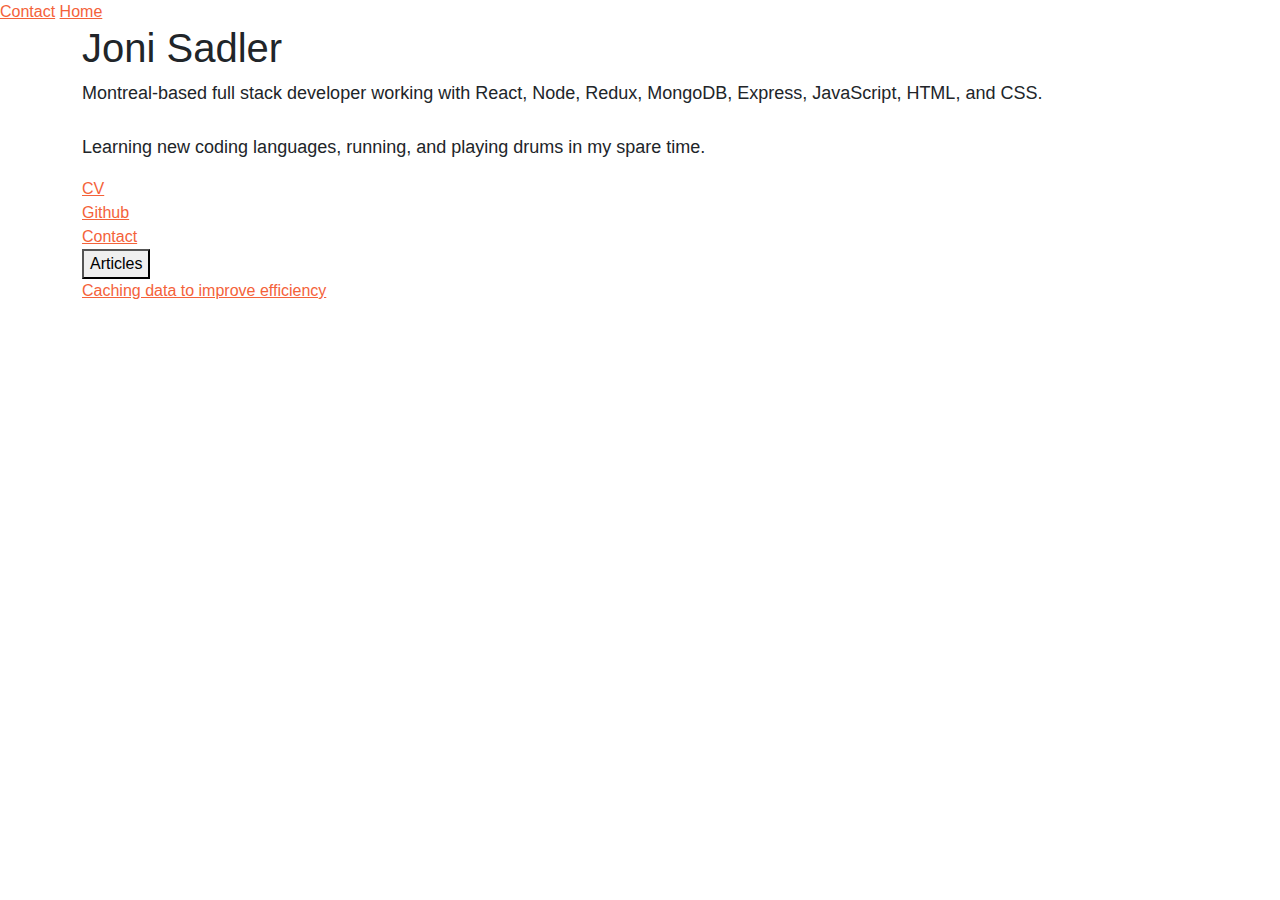
<file: Home.html>
<!DOCTYPE html>
<html>
  <head>
    <meta name="viewport" content="width=device-width, initial-scale=1.0" />

    <link href="./css/styles.css" rel="stylesheet" />
  </head>

  <body>
    <div class="header">
      <a href="mailto:joni.anne.sadler@gmail.com" class="header_link"
        >Contact</a
      >
      <a href="http://jonisadler.com" class="header_link">Home</a>
    </div>
    <div class="background">
      <div class="container">
        <h1 class="title">Joni Sadler</h1>
        <p style="font-size: 18px">
          Montreal-based full stack developer working with React, Node, Redux,
          MongoDB, Express, JavaScript, HTML, and CSS.
          <br />
          <br />Learning new coding languages, running, and playing drums in my
          spare time.
        </p>
        <div class="cv">
          <a
            href="https://jonisadler.com/joni_sadler_resume.pdf"
            target="_blank"
            >CV</a
          >
        </div>
        <div class="github">
          <a href="https://github.com/joni-sadler" target="_blank">Github</a>
        </div>
        <div class="contact">
          <a href="mailto:joni.anne.sadler@gmail.com">Contact</a>
        </div>
        <div class="projects">
          <div class="dropdown">
            <button onclick="projectFunction()" class="dropbtn">
              Articles
            </button>
            <div id="myDropdown" class="dropdown-content">
              <a
                href="https://jonisadler.com/projects/doctor_finder/doctor_finder_article.html"
                >Caching data to improve efficiency</a
              >
            </div>
          </div>
        </div>
      </div>
    </div>

    <script>
      function projectFunction() {
        document.getElementById("myDropdown").classList.toggle("show");
      }

      window.onclick = function (event) {
        if (!event.target.matches(".dropbtn")) {
          let dropdowns = document.getElementsByClassName("dropdown-content");
          let i;
          for (i = 0; i < dropdowns.length; i++) {
            let openDropdown = dropdowns[i];
            if (openDropdown.classList.contains("show")) {
              openDropdown.classList.remove("show");
            }
          }
        }
      };
    </script>
  </body>
</html>
</file>
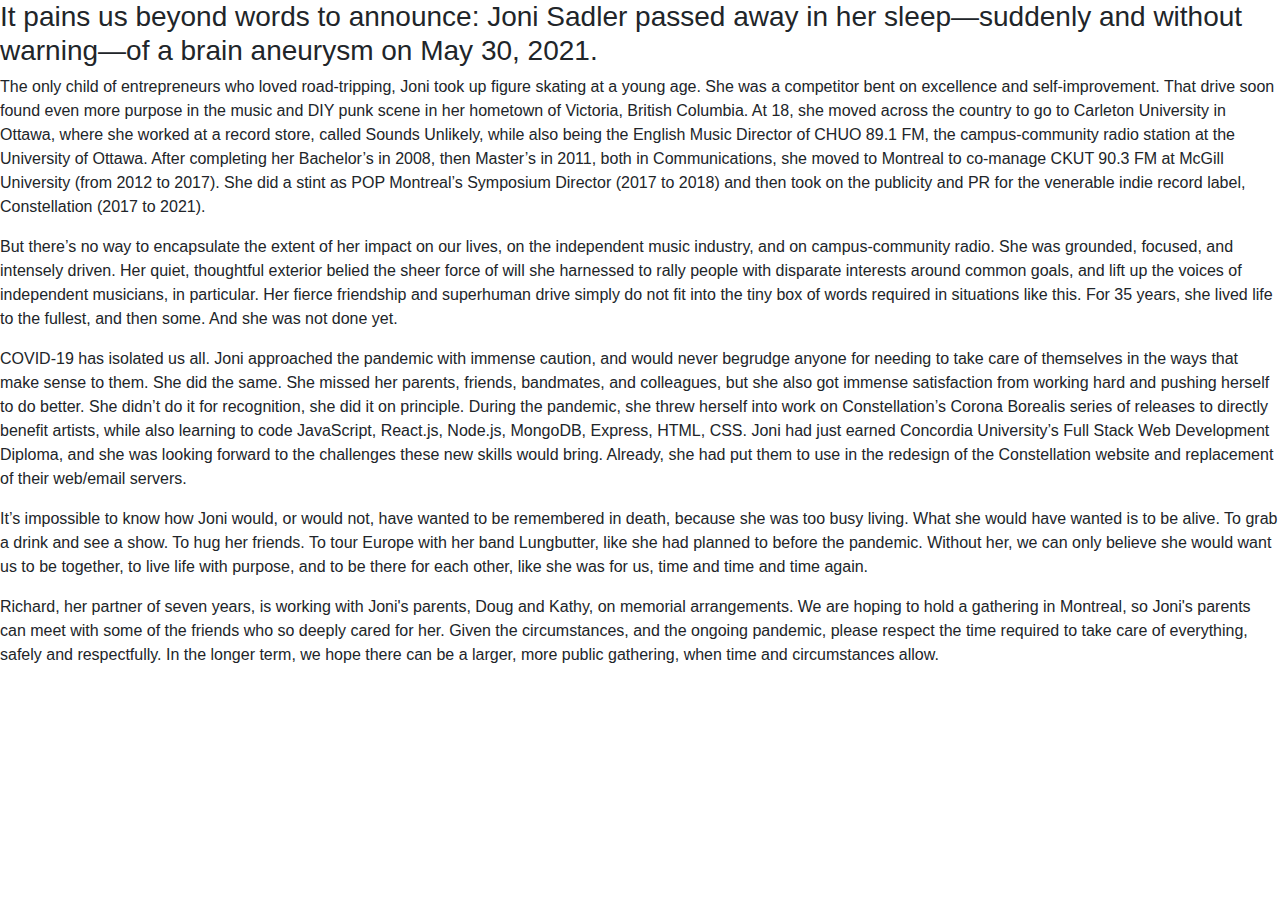
<file: index_old.html>
<!DOCTYPE html>
<html>
  <head>
    <!-- This is auto deployed -->

    <meta name="viewport" content="width=device-width, initial-scale=1.0" />

    <link href="./css/styles.css" rel="stylesheet" />
  </head>

  <body>
    <h3>
      It pains us beyond words to announce: Joni Sadler passed away in her
      sleep—suddenly and without warning—of a brain aneurysm on May 30, 2021.
    </h3>

    <p>
      The only child of entrepreneurs who loved road-tripping, Joni took up
      figure skating at a young age. She was a competitor bent on excellence and
      self-improvement. That drive soon found even more purpose in the music and
      DIY punk scene in her hometown of Victoria, British Columbia. At 18, she
      moved across the country to go to Carleton University in Ottawa, where she
      worked at a record store, called Sounds Unlikely, while also being the
      English Music Director of CHUO 89.1 FM, the campus-community radio station
      at the University of Ottawa. After completing her Bachelor’s in 2008, then
      Master’s in 2011, both in Communications, she moved to Montreal to
      co-manage CKUT 90.3 FM at McGill University (from 2012 to 2017). She did a
      stint as POP Montreal’s Symposium Director (2017 to 2018) and then took on
      the publicity and PR for the venerable indie record label, Constellation
      (2017 to 2021).
    </p>

    <p>
      But there’s no way to encapsulate the extent of her impact on our lives,
      on the independent music industry, and on campus-community radio. She was
      grounded, focused, and intensely driven. Her quiet, thoughtful exterior
      belied the sheer force of will she harnessed to rally people with
      disparate interests around common goals, and lift up the voices of
      independent musicians, in particular. Her fierce friendship and superhuman
      drive simply do not fit into the tiny box of words required in situations
      like this. For 35 years, she lived life to the fullest, and then some. And
      she was not done yet.
    </p>

    <p>
      COVID-19 has isolated us all. Joni approached the pandemic with immense
      caution, and would never begrudge anyone for needing to take care of
      themselves in the ways that make sense to them. She did the same. She
      missed her parents, friends, bandmates, and colleagues, but she also got
      immense satisfaction from working hard and pushing herself to do better.
      She didn’t do it for recognition, she did it on principle. During the
      pandemic, she threw herself into work on Constellation’s Corona Borealis
      series of releases to directly benefit artists, while also learning to
      code JavaScript, React.js, Node.js, MongoDB, Express, HTML, CSS. Joni had
      just earned Concordia University’s Full Stack Web Development Diploma, and
      she was looking forward to the challenges these new skills would bring.
      Already, she had put them to use in the redesign of the Constellation
      website and replacement of their web/email servers.
    </p>

    <p>
      It’s impossible to know how Joni would, or would not, have wanted to be
      remembered in death, because she was too busy living. What she would have
      wanted is to be alive. To grab a drink and see a show. To hug her friends.
      To tour Europe with her band Lungbutter, like she had planned to before
      the pandemic. Without her, we can only believe she would want us to be
      together, to live life with purpose, and to be there for each other, like
      she was for us, time and time and time again.
    </p>

    <p>
      Richard, her partner of seven years, is working with Joni's parents, Doug
      and Kathy, on memorial arrangements. We are hoping to hold a gathering in
      Montreal, so Joni's parents can meet with some of the friends who so
      deeply cared for her. Given the circumstances, and the ongoing pandemic,
      please respect the time required to take care of everything, safely and
      respectfully. In the longer term, we hope there can be a larger, more
      public gathering, when time and circumstances allow.
    </p>
  </body>
</html>
</file>
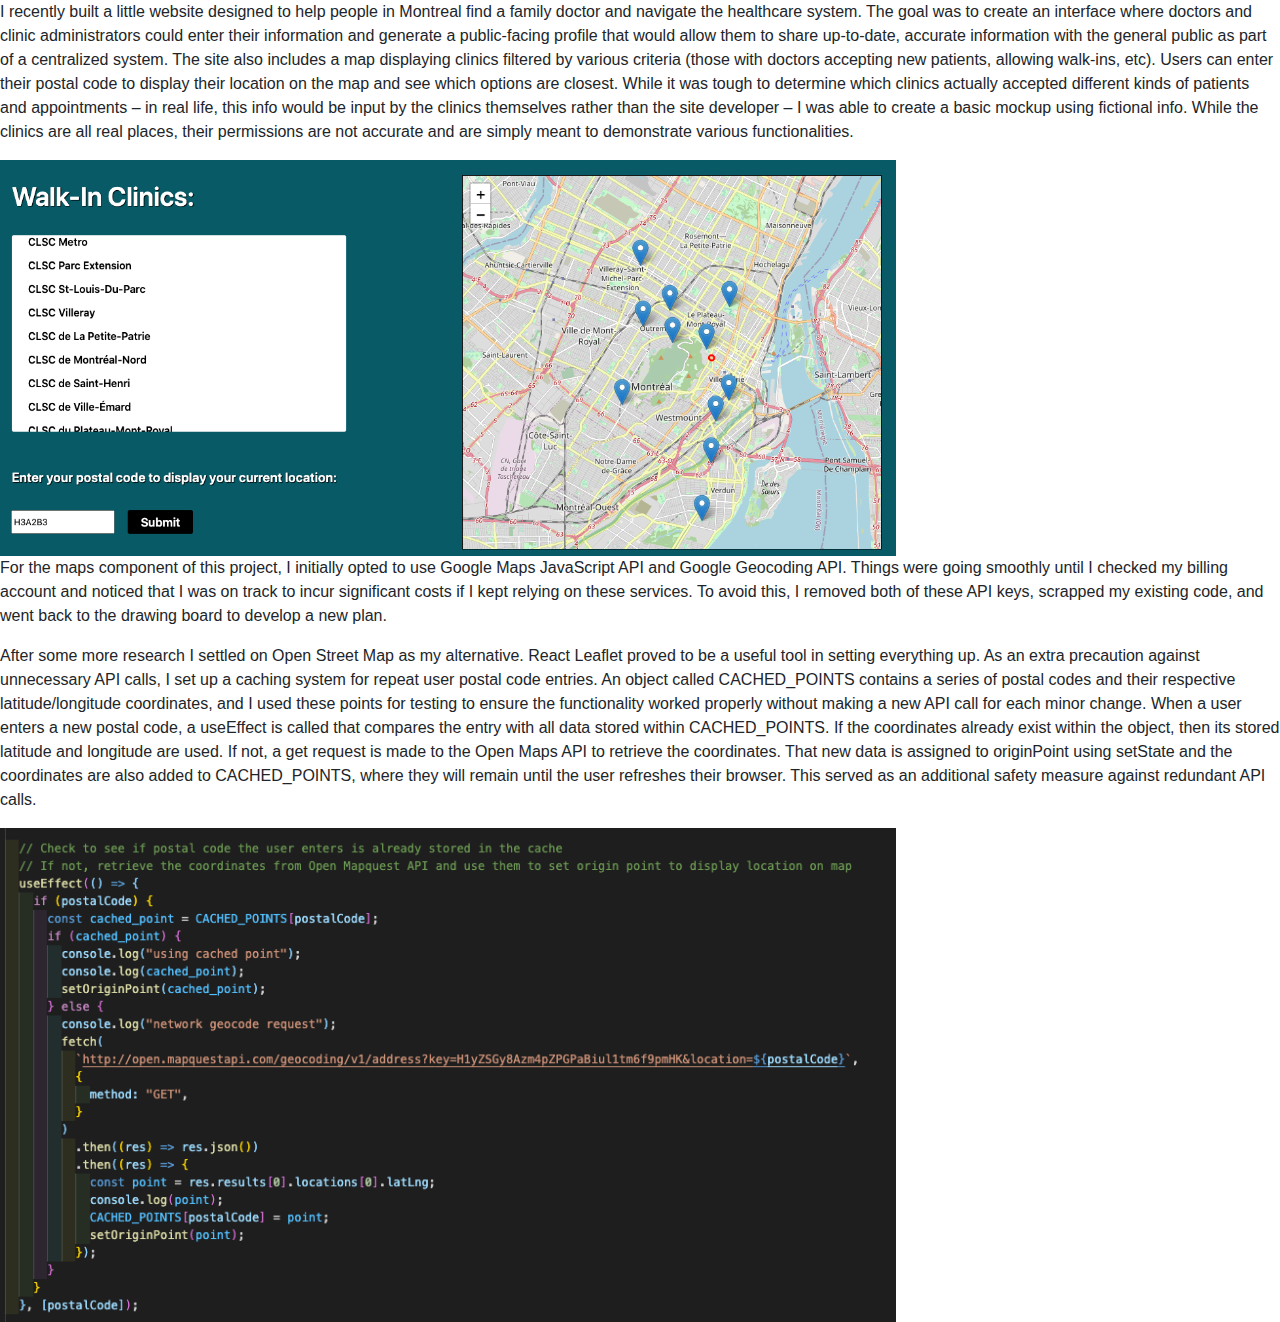
<file: final_project/doctor_finder_article.html>
<!DOCTYPE html>
<html>
  <head>
    <meta name="viewport" content="width=device-width, initial-scale=1.0" />

    <link href="../../css/styles.css" rel="stylesheet" />
  </head>

  <body>
    <div class="article_container">
      <p>
        I recently built a little website designed to help people in Montreal
        find a family doctor and navigate the healthcare system. The goal was to
        create an interface where doctors and clinic administrators could enter
        their information and generate a public-facing profile that would allow
        them to share up-to-date, accurate information with the general public
        as part of a centralized system. The site also includes a map displaying
        clinics filtered by various criteria (those with doctors accepting new
        patients, allowing walk-ins, etc). Users can enter their postal code to
        display their location on the map and see which options are closest.
        While it was tough to determine which clinics actually accepted
        different kinds of patients and appointments – in real life, this info
        would be input by the clinics themselves rather than the site developer
        – I was able to create a basic mockup using fictional info. While the
        clinics are all real places, their permissions are not accurate and are
        simply meant to demonstrate various functionalities.
      </p>
      <div class="screenshot_container">
        <img
          src="doctor_finder_screenshot.png"
          class="screenshot"
          alt="Project map screenshot"
          width="70%"
          heigh="auto"
        />
      </div>
      <p>
        For the maps component of this project, I initially opted to use Google
        Maps JavaScript API and Google Geocoding API. Things were going smoothly
        until I checked my billing account and noticed that I was on track to
        incur significant costs if I kept relying on these services. To avoid
        this, I removed both of these API keys, scrapped my existing code, and
        went back to the drawing board to develop a new plan.
      </p>
      <p>
        After some more research I settled on Open Street Map as my alternative.
        React Leaflet proved to be a useful tool in setting everything up. As an
        extra precaution against unnecessary API calls, I set up a caching
        system for repeat user postal code entries. An object called
        CACHED_POINTS contains a series of postal codes and their respective
        latitude/longitude coordinates, and I used these points for testing to
        ensure the functionality worked properly without making a new API call
        for each minor change. When a user enters a new postal code, a useEffect
        is called that compares the entry with all data stored within
        CACHED_POINTS. If the coordinates already exist within the object, then
        its stored latitude and longitude are used. If not, a get request is
        made to the Open Maps API to retrieve the coordinates. That new data is
        assigned to originPoint using setState and the coordinates are also
        added to CACHED_POINTS, where they will remain until the user refreshes
        their browser. This served as an additional safety measure against
        redundant API calls.
      </p>
      <div class="screenshot_container">
        <img
          src="doctor_finder_code.png"
          class="screenshot"
          alt="Code screenshot"
          width="70%"
          heigh="auto"
        />
      </div>
    </div>
  </body>
</html>
</file>
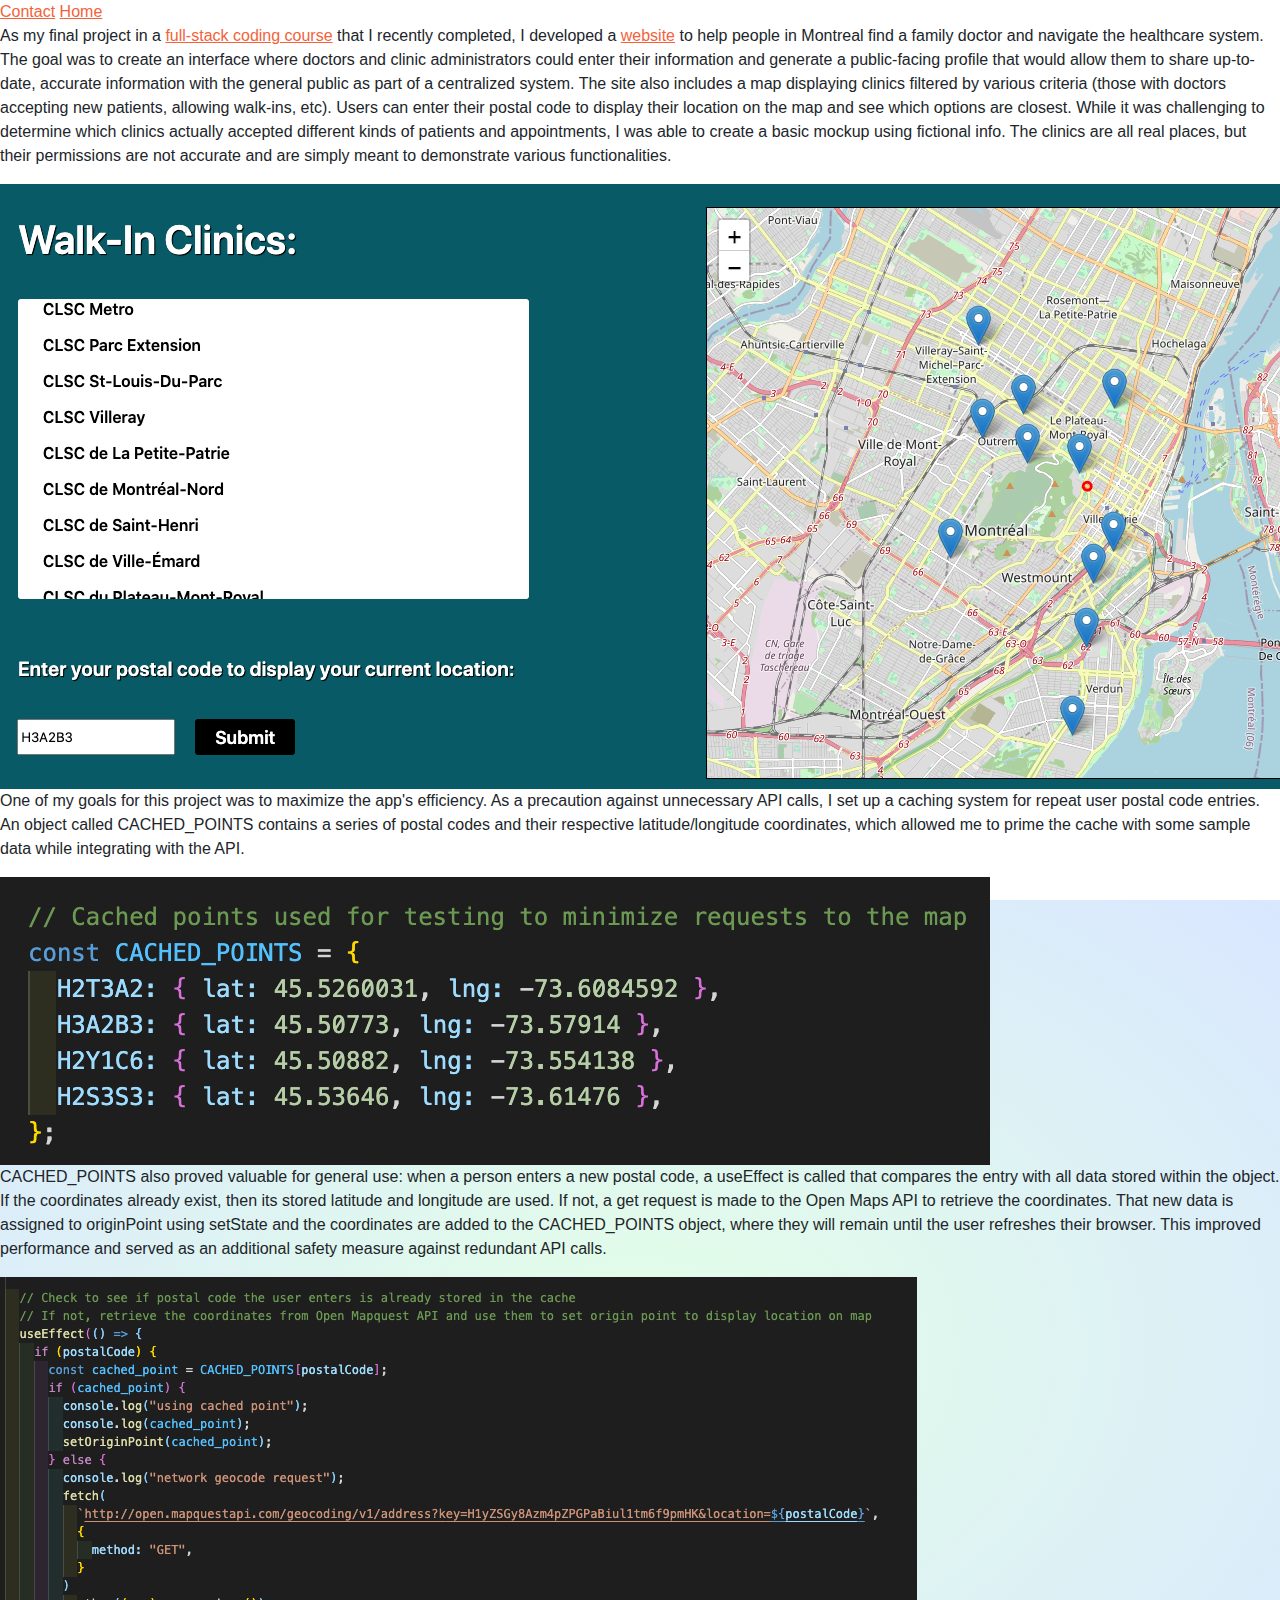
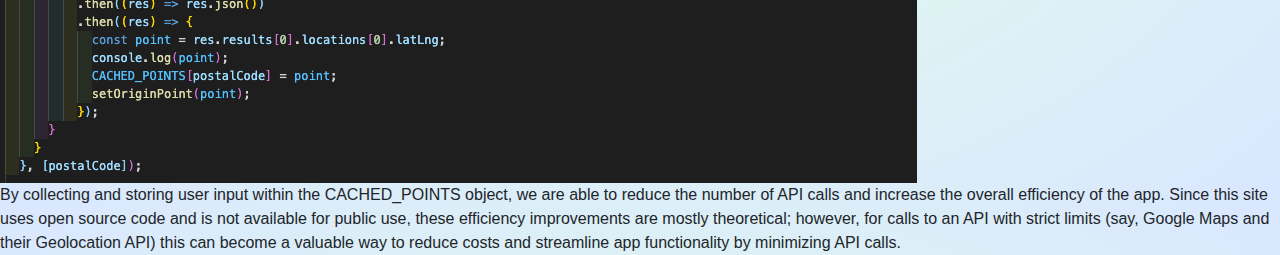
<file: articles/doctor_finder/doctor_finder_article.html>
<!DOCTYPE html>
<html>
  <head>
    <meta name="viewport" content="width=device-width, initial-scale=1.0" />

    <link href="../../css/styles.css" rel="stylesheet" />
  </head>

  <style>
    html {
      background: repeating-radial-gradient(#e3ffe7 0%, #d9e7ff 100%);
    }
  </style>
  <body>
    <div class="background">
      <div class="header">
        <a href="mailto:joni.anne.sadler@gmail.com" class="header_link"
          >Contact</a
        >
        <a href="http://jonisadler.com" class="header_link">Home</a>
      </div>
    </div>
    <div class="white_box">
      <div class="article_container">
        <p>
          As my final project in a
          <a
            href="https://concordiabootcamps.ca/courses/full-stack-web-remote/"
            target="_blank"
            >full-stack coding course</a
          >
          that I recently completed, I developed a
          <a href="https://github.com/joni-sadler/Doctor-Finder" target="_blank"
            >website</a
          >
          to help people in Montreal find a family doctor and navigate the
          healthcare system. The goal was to create an interface where doctors
          and clinic administrators could enter their information and generate a
          public-facing profile that would allow them to share up-to-date,
          accurate information with the general public as part of a centralized
          system. The site also includes a map displaying clinics filtered by
          various criteria (those with doctors accepting new patients, allowing
          walk-ins, etc). Users can enter their postal code to display their
          location on the map and see which options are closest. While it was
          challenging to determine which clinics actually accepted different
          kinds of patients and appointments, I was able to create a basic
          mockup using fictional info. The clinics are all real places, but
          their permissions are not accurate and are simply meant to demonstrate
          various functionalities.
        </p>
        <div class="screenshot_container">
          <img
            src="doctor_finder_screenshot.png"
            class="screenshot"
            alt="Project map screenshot"
          />
        </div>
        <p>
          One of my goals for this project was to maximize the app's efficiency.
          As a precaution against unnecessary API calls, I set up a caching
          system for repeat user postal code entries. An object called
          CACHED_POINTS contains a series of postal codes and their respective
          latitude/longitude coordinates, which allowed me to prime the cache
          with some sample data while integrating with the API.
        </p>
        <div class="screenshot_container">
          <img
            src="cached_points.png"
            class="screenshot"
            alt="Project map screenshot"
          />
        </div>
        <p>
          CACHED_POINTS also proved valuable for general use: when a person
          enters a new postal code, a useEffect is called that compares the
          entry with all data stored within the object. If the coordinates
          already exist, then its stored latitude and longitude are used. If
          not, a get request is made to the Open Maps API to retrieve the
          coordinates. That new data is assigned to originPoint using setState
          and the coordinates are added to the CACHED_POINTS object, where they
          will remain until the user refreshes their browser. This improved
          performance and served as an additional safety measure against
          redundant API calls.
        </p>
        <div class="screenshot_container">
          <img
            src="doctor_finder_code.png"
            class="screenshot"
            alt="Code screenshot"
          />
        </div>
        <p>
          By collecting and storing user input within the CACHED_POINTS object,
          we are able to reduce the number of API calls and increase the overall
          efficiency of the app. Since this site uses open source code and is
          not available for public use, these efficiency improvements are mostly
          theoretical; however, for calls to an API with strict limits (say,
          Google Maps and their Geolocation API) this can become a valuable way
          to reduce costs and streamline app functionality by minimizing API
          calls.
        </p>
      </div>
    </div>
  </body>
</html>
</file>
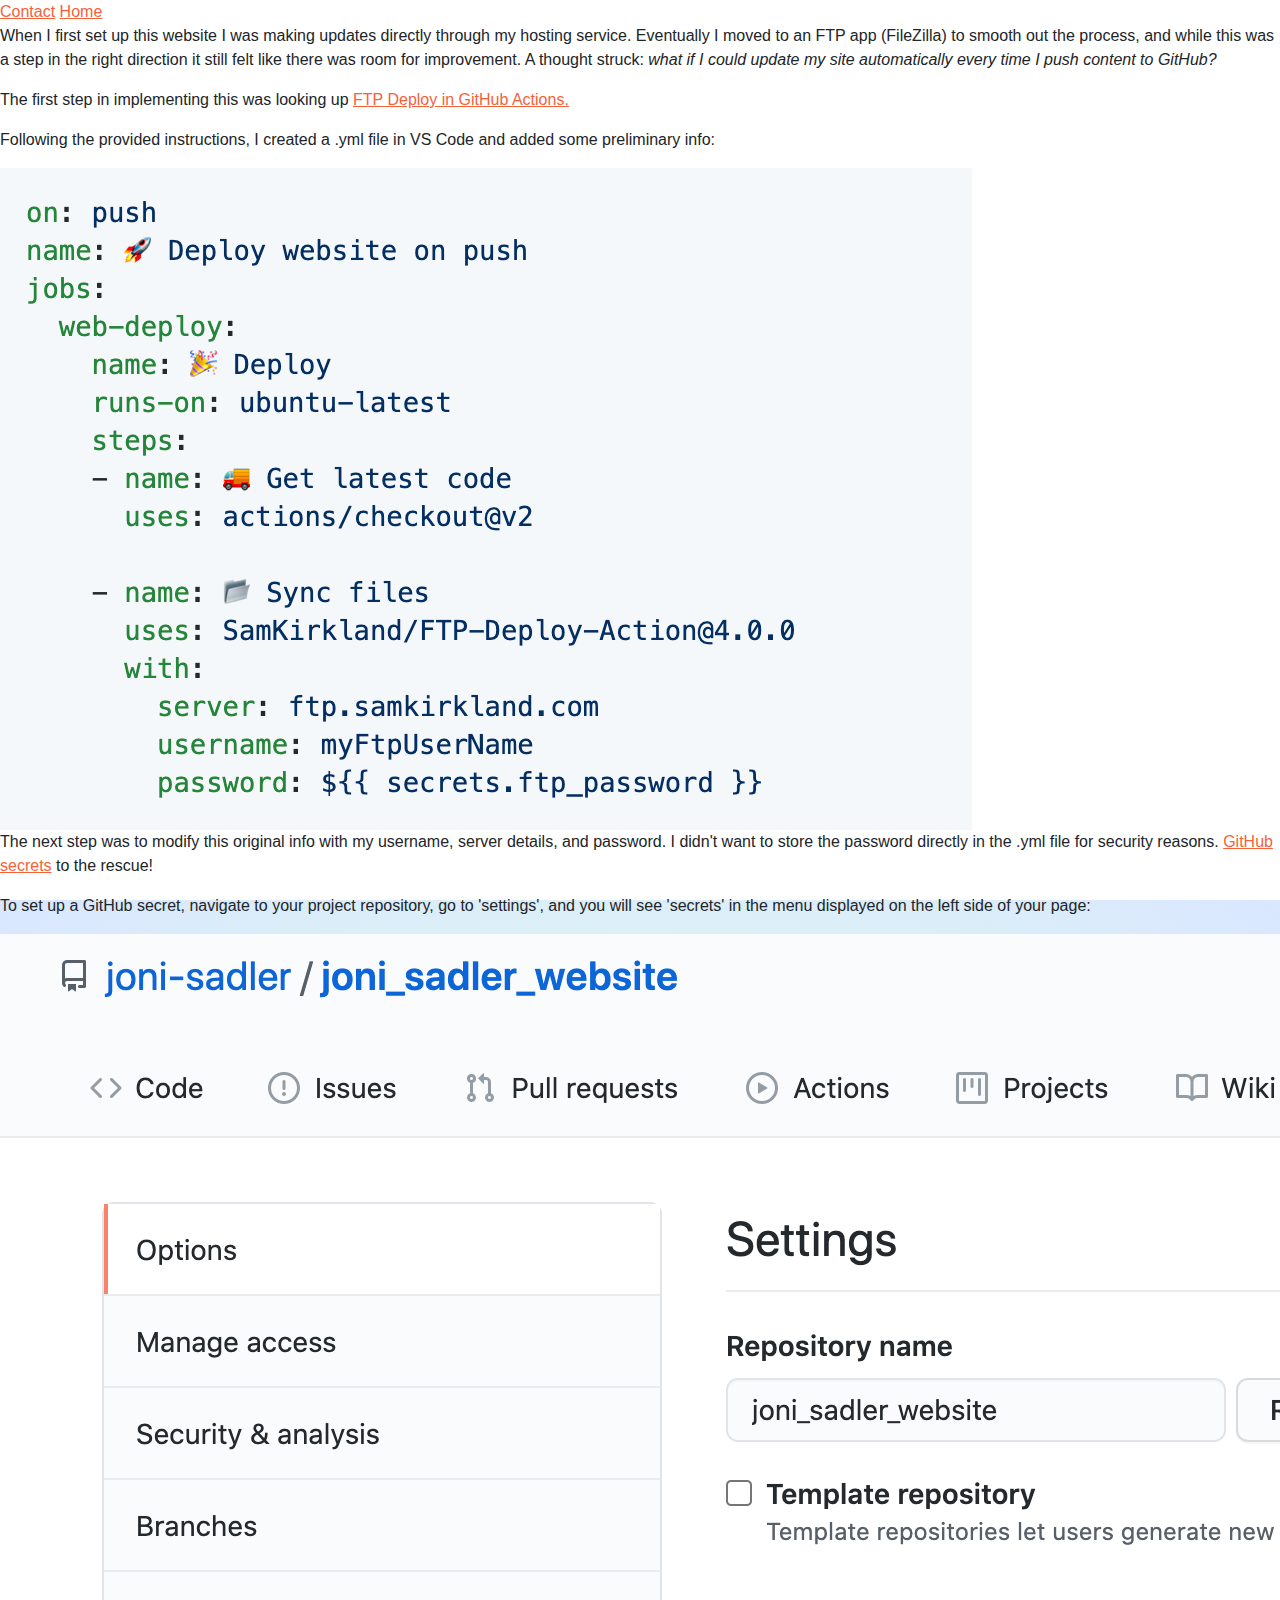
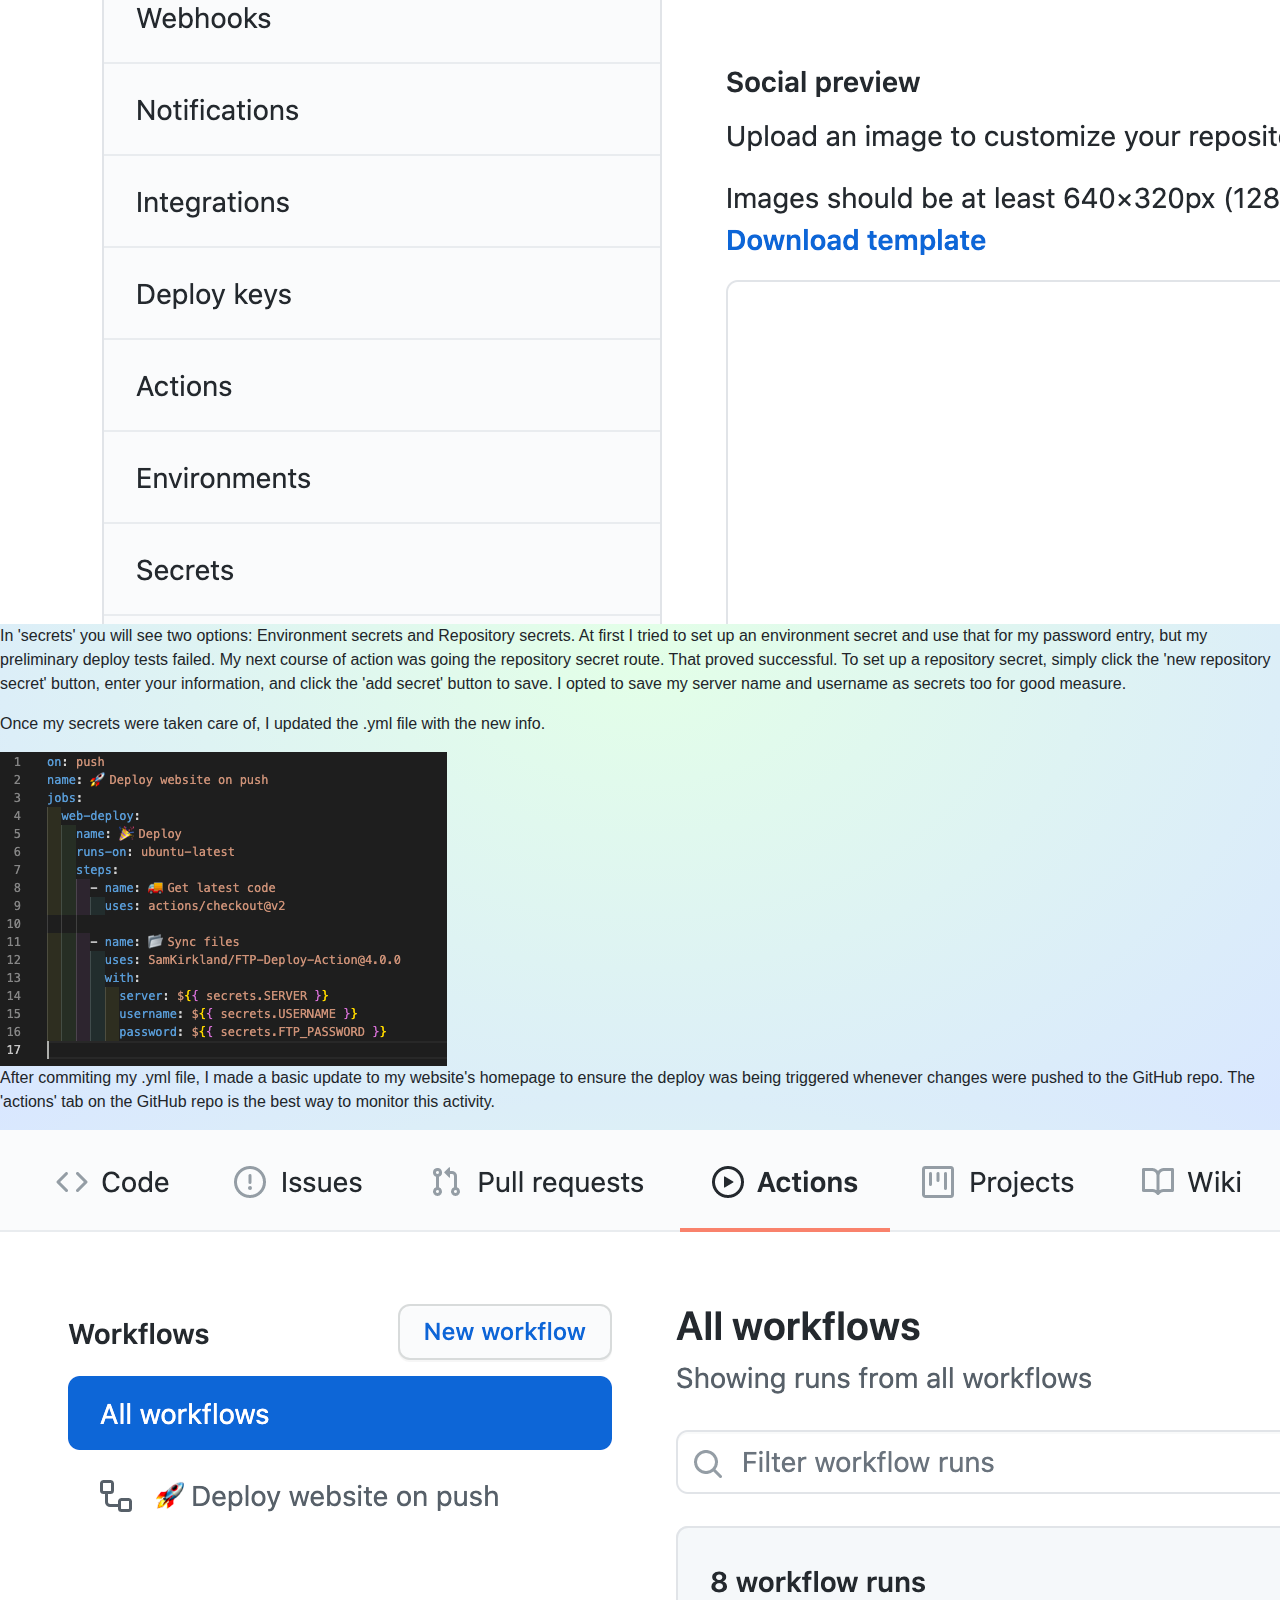
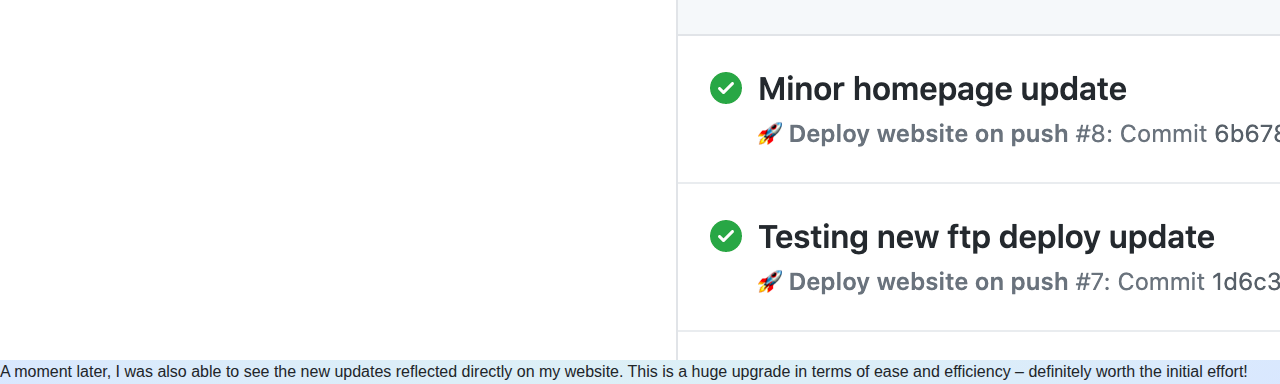
<file: articles/ftp_deploy/ftp_deploy.html>
<!DOCTYPE html>
<html>
  <head>
    <meta name="viewport" content="width=device-width, initial-scale=1.0" />

    <link href="../../css/styles.css" rel="stylesheet" />
  </head>

  <style>
    html {
      background: repeating-radial-gradient(#e3ffe7 0%, #d9e7ff 100%);
    }
  </style>
  <body>
    <div class="background">
      <div class="header">
        <a href="mailto:joni.anne.sadler@gmail.com" class="header_link"
          >Contact</a
        >
        <a href="http://jonisadler.com" class="header_link">Home</a>
      </div>
    </div>
    <div class="white_box">
      <div class="article_container">
        <p>
          When I first set up this website I was making updates directly through
          my hosting service. Eventually I moved to an FTP app (FileZilla) to
          smooth out the process, and while this was a step in the right
          direction it still felt like there was room for improvement. A thought
          struck:
          <em
            >what if I could update my site automatically every time I push
            content to GitHub?</em
          >
        </p>
        <p>
          The first step in implementing this was looking up
          <a
            href="https://github.com/marketplace/actions/ftp-deploy?fbclid=IwAR2N_8qbxe2r6aO-fC8NxDAlQxICy3y6Oa8-u0LwH-mYZmxLsdLtOwSDH5E"
            target="_blank"
            >FTP Deploy in GitHub Actions.</a
          >
        </p>
        <p>
          Following the provided instructions, I created a .yml file in VS Code
          and added some preliminary info:
        </p>
        <div class="screenshot_container">
          <img
            src="GitHub_FTP_Deploy_Screenshot.png"
            class="screenshot"
            alt="GitHub FTP Deploy screenshot"
          />
        </div>
        <p>
          The next step was to modify this original info with my username,
          server details, and password. I didn't want to store the password
          directly in the .yml file for security reasons.
          <a
            href="https://docs.github.com/en/actions/reference/encrypted-secrets"
            target="_blank"
            >GitHub secrets</a
          >
          to the rescue!
        </p>
        <p>
          To set up a GitHub secret, navigate to your project repository, go to
          'settings', and you will see 'secrets' in the menu displayed on the
          left side of your page:
        </p>
        <div class="screenshot_container">
          <img
            src="GitHub_Secrets_Screenshot.png"
            class="screenshot"
            alt="GitHub secrets screenshot"
          />
        </div>
        <p>
          In 'secrets' you will see two options: Environment secrets and
          Repository secrets. At first I tried to set up an environment secret
          and use that for my password entry, but my preliminary deploy tests
          failed. My next course of action was going the repository secret
          route. That proved successful. To set up a repository secret, simply
          click the 'new repository secret' button, enter your information, and
          click the 'add secret' button to save. I opted to save my server name
          and username as secrets too for good measure.
        </p>
        <p>
          Once my secrets were taken care of, I updated the .yml file with the
          new info.​
        </p>
        <div class="screenshot_container">
          <img
            src="github-actions.ylm_screenshot.png"
            class="screenshot"
            alt="Updated .yml file screenshot"
          />
        </div>
        <p>
          After commiting my .yml file, I made a basic update to my website's
          homepage to ensure the deploy was being triggered whenever changes
          were pushed to the GitHub repo. The 'actions' tab on the GitHub repo
          is the best way to monitor this activity.
        </p>
        <div class="screenshot_container">
          <img
            src="github_actions_screenshot.png"
            class="screenshot"
            alt="GitHub actions screenshot"
          />
        </div>
        <p>
          A moment later, I was also able to see the new updates reflected
          directly on my website.​ This is a huge upgrade in terms of ease and
          efficiency – definitely worth the initial effort!
        </p>
      </div>
    </div>
  </body>
</html>
</file>
